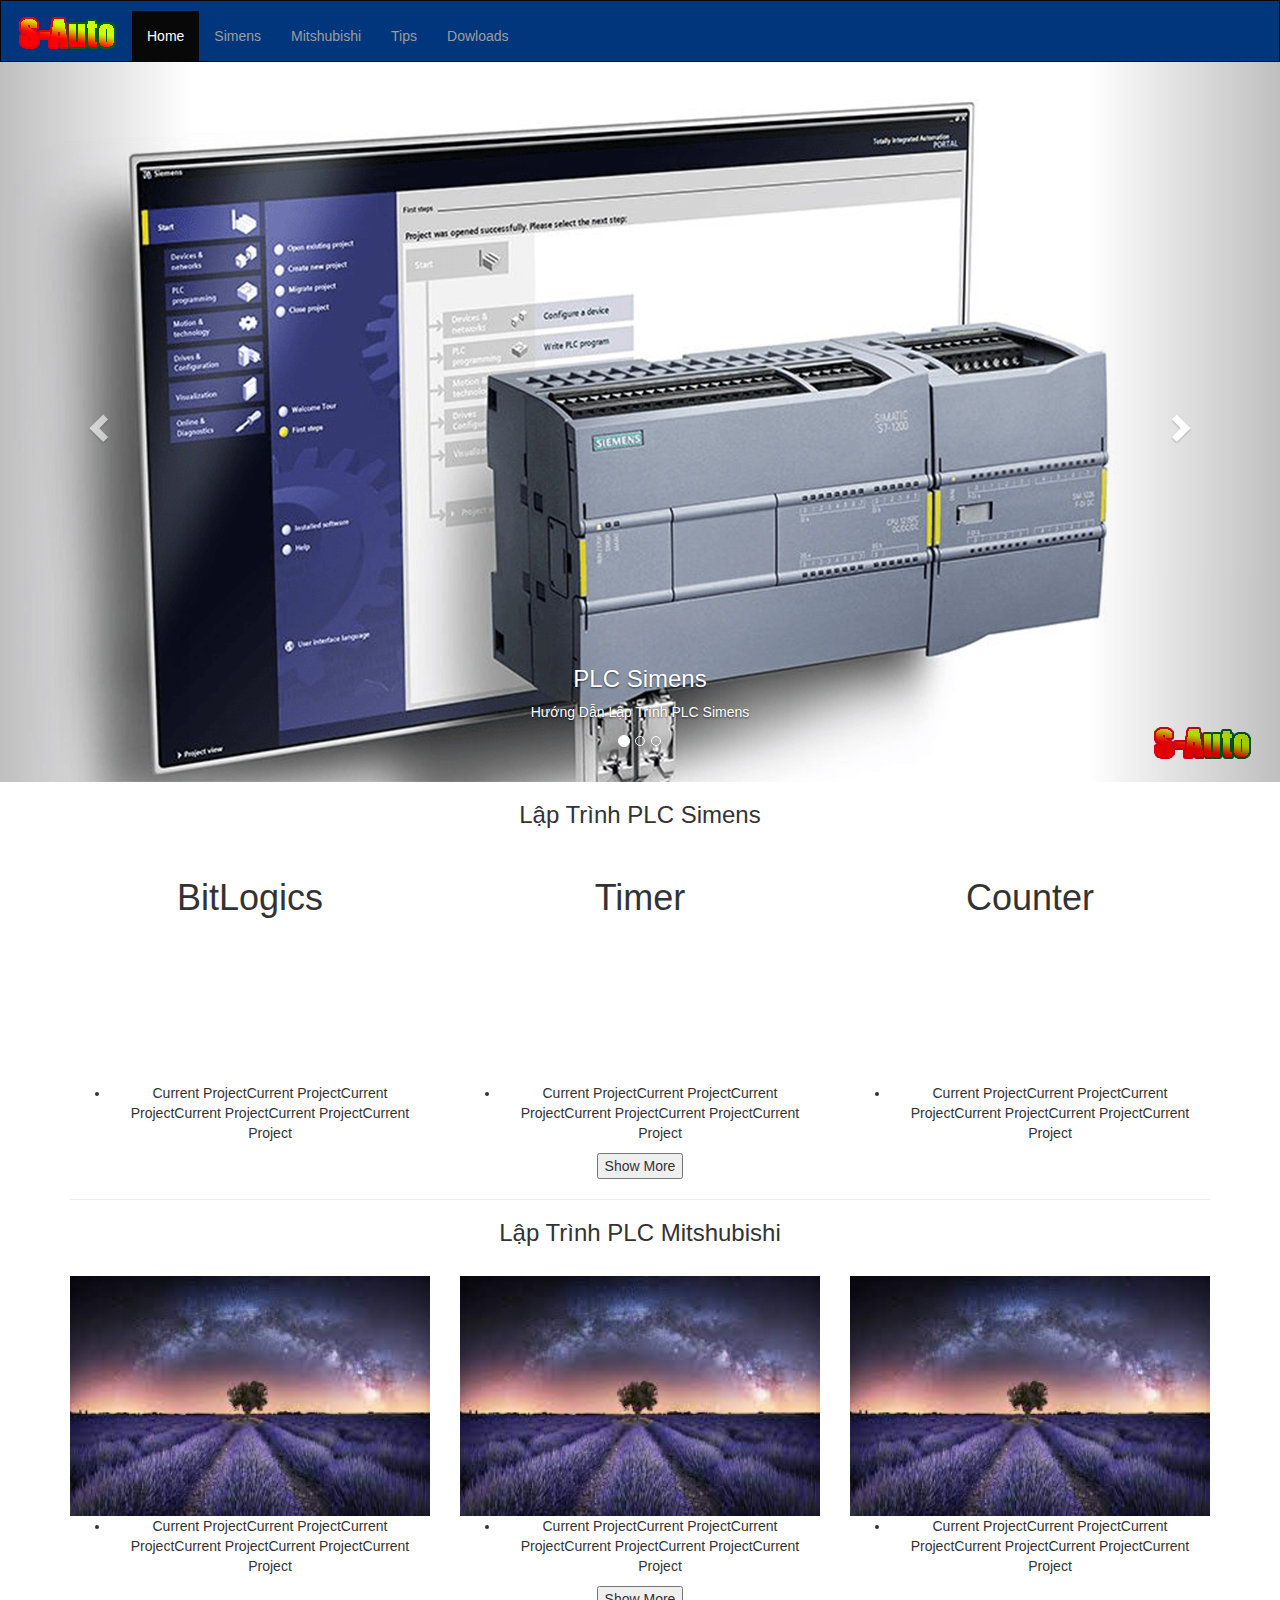
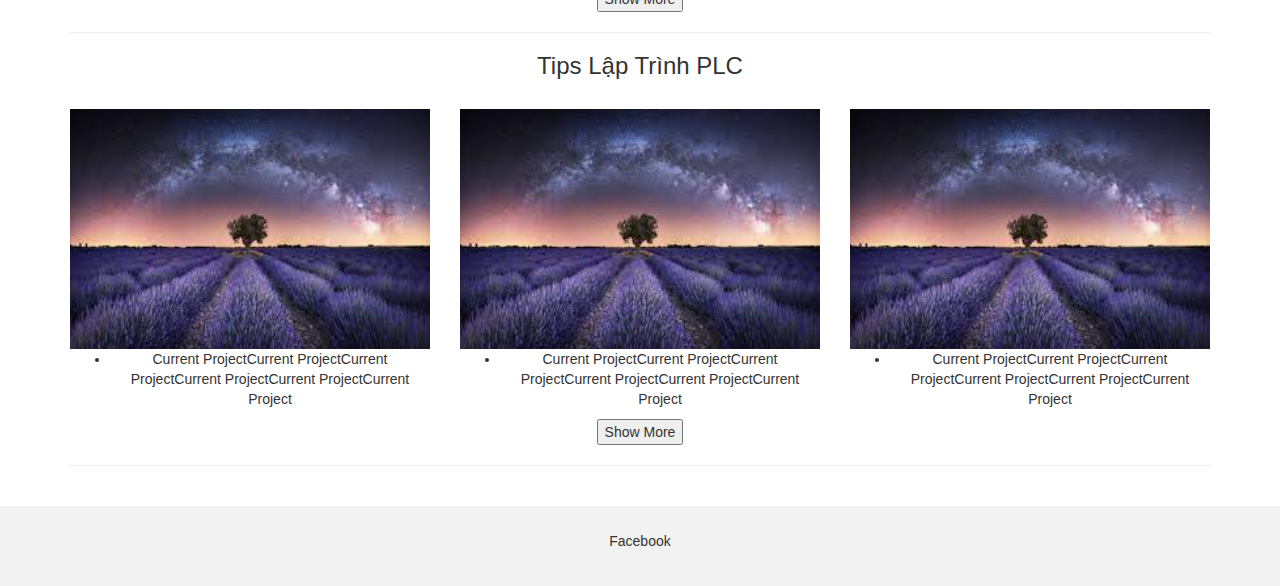
<file: MainControl/index.html>
<!DOCTYPE html>
<html lang="en">

<head>
    <script async src="https://pagead2.googlesyndication.com/pagead/js/adsbygoogle.js?client=ca-pub-4059112124844045" crossorigin="anonymous"></script>
    <script async src="https://pagead2.googlesyndication.com/pagead/js/adsbygoogle.js?client=ca-pub-4059112124844045" crossorigin="anonymous"></script>
    <title>S-Auto|Share Plc</title>
    <meta charset="utf-8">
    <meta name="viewport" content="width=device-width, initial-scale=1">
    <link rel="stylesheet" href="https://maxcdn.bootstrapcdn.com/bootstrap/3.4.1/css/bootstrap.min.css">
    <script src="https://ajax.googleapis.com/ajax/libs/jquery/3.6.0/jquery.min.js"></script>
    <script src="https://maxcdn.bootstrapcdn.com/bootstrap/3.4.1/js/bootstrap.min.js"></script>
    <link rel="stylesheet" href="css/style.css">
    <script async src="https://pagead2.googlesyndication.com/pagead/js/adsbygoogle.js?client=ca-pub-4059112124844045" crossorigin="anonymous"></script>
</head>

<body>

    <!-- Phần Header trên cùng và menu tùy chọn -->
    <nav class="navbar navbar-inverse">
        <div class="container-fluid">
            <div class="navbar-header">
                <a class="navbar-brand" href="#"><img src="images/logo.png" alt="Image"></a>
                <button type="button" class="navbar-toggle" data-toggle="collapse" data-target="#myNavbar">
        <span class="icon-bar"></span>
        <span class="icon-bar"></span>
        <span class="icon-bar"></span>
		<span class="icon-bar"></span>                   
      </button>
            </div>
            <p></p>
            <div class="collapse navbar-collapse" id="myNavbar">
                <ul class="nav navbar-nav">
                    <li class="active"><a href="#">Home</a></li>
                    <li><a href="Login/FormLogin01/index.html">Simens</a></li>
                    <li><a href="Login/FormLogin02/index.html">Mitshubishi</a></li>
                    <li><a href="Login/FormLogin03/login.html">Tips</a></li>
                    <li><a href="Login/FormLogin05/login.html">Dowloads</a></li>
                </ul>
                <!-- <ul class="nav navbar-nav navbar-right">
        <li><a href="#"><span class="glyphicon glyphicon-log-in"></span> Login</a></li>
      </ul> -->
            </div>
        </div>
    </nav>

    <!-- tạo carousel. hay là thanh trượt chuyển video  -->
    <div id="myCarousel" class="carousel slide" data-ride="carousel">
        <!-- Indicators -->
        <ol class="carousel-indicators">
            <li data-target="#myCarousel" data-slide-to="0" class="active"></li>
            <li data-target="#myCarousel" data-slide-to="1"></li>
            <li data-target="#myCarousel" data-slide-to="2"></li>
        </ol>

        <!-- Wrapper for slides -->
        <div class="carousel-inner" role="listbox">
            <div class="item active">
                <img src="images/simens.jpg" alt="Image">
                <div class="carousel-caption">
                    <h3>PLC Simens</h3>
                    <p>Hướng Dẫn Lập Trình PLC Simens</p>
                </div>
            </div>

            <div class="item">
                <img src="images/mitshubishi.jpg" alt="Image">
                <div class="carousel-caption">
                    <h3>PLC Mitshubishi</h3>
                    <p>Hướng Dẫn Lập Trình PLC</p>
                </div>
            </div>

            <div class="item">
                <img src="images/tips.jpg" alt="Image">
                <div class="carousel-caption">
                    <h3>PLC Tips</h3>
                    <p>Hướng Dẫn Lập Trình PLC</p>
                </div>
            </div>
        </div>

        <!-- Left and right controls -->
        <a class="left carousel-control" href="#myCarousel" role="button" data-slide="prev">
            <span class="glyphicon glyphicon-chevron-left" aria-hidden="true"></span>
            <span class="sr-only">Previous</span>
        </a>
        <a class="right carousel-control" href="#myCarousel" role="button" data-slide="next">
            <span class="glyphicon glyphicon-chevron-right" aria-hidden="true"></span>
            <span class="sr-only">Next</span>
        </a>
    </div>

    <div class="container text-center">
        <h3>Lập Trình PLC Simens</h3><br>
        <div class="row">
            <div class="col-sm-4">
                <h1>BitLogics</h1>
                <!-- <img src="[data-uri]" class="img-responsive" style="width:100%" alt="Image"> -->
                <iframe width="100%" height="150%" src="https://www.youtube.com/embed/Yig2Wa4-WnE" title="YouTube video player" frameborder="0" allow="accelerometer; autoplay; clipboard-write; encrypted-media; gyroscope; picture-in-picture" allowfullscreen></iframe>
                <ul>
                    <li>
                        <p>Current ProjectCurrent ProjectCurrent ProjectCurrent ProjectCurrent ProjectCurrent Project</p>
                    </li>
                </ul>
            </div>
            <div class="col-sm-4">
                <h1>Timer</h1>
                <iframe width="100%" height="150%" src="https://www.youtube.com/embed/Yig2Wa4-WnE" title="YouTube video player" frameborder="0" allow="accelerometer; autoplay; clipboard-write; encrypted-media; gyroscope; picture-in-picture" allowfullscreen></iframe>
                <ul>
                    <li>
                        <p>Current ProjectCurrent ProjectCurrent ProjectCurrent ProjectCurrent ProjectCurrent Project</p>
                    </li>
                </ul>
            </div>
            <div class="col-sm-4">
                <h1>Counter</h1>
                <iframe width="100%" height="150%" src="https://www.youtube.com/embed/Yig2Wa4-WnE" title="YouTube video player" frameborder="0" allow="accelerometer; autoplay; clipboard-write; encrypted-media; gyroscope; picture-in-picture" allowfullscreen></iframe>
                <ul>
                    <li>
                        <p>Current ProjectCurrent ProjectCurrent ProjectCurrent ProjectCurrent ProjectCurrent Project</p>
                    </li>
                </ul>
            </div>
            <!-- <div class="col-sm-4">
      <div class="well">
       <p>Some text..</p>
      </div>
      <div class="well">
       <p>Some text..</p>
      </div>
    </div> -->
        </div>
        <p><button>Show More</button></p>
        <hr width="100%" align="center" color="red" />

        <h3>Lập Trình PLC Mitshubishi</h3><br>
        <div class="row">
            <div class="col-sm-4">
                <img src="[data-uri]"
                    class="img-responsive" style="width:100%" alt="Image">
                <ul>
                    <li>
                        <p>Current ProjectCurrent ProjectCurrent ProjectCurrent ProjectCurrent ProjectCurrent Project</p>
                    </li>
                </ul>
            </div>
            <div class="col-sm-4">
                <img src="[data-uri]	"
                    class="img-responsive" style="width:100%" alt="Image">
                <ul>
                    <li>
                        <p>Current ProjectCurrent ProjectCurrent ProjectCurrent ProjectCurrent ProjectCurrent Project</p>
                    </li>
                </ul>
            </div>
            <div class="col-sm-4">
                <img src="[data-uri]	"
                    class="img-responsive" style="width:100%" alt="Image">
                <ul>
                    <li>
                        <p>Current ProjectCurrent ProjectCurrent ProjectCurrent ProjectCurrent ProjectCurrent Project</p>
                    </li>
                </ul>
            </div>
        </div>
        <p><button>Show More</button></p>
        <hr width="100%" align="center" color="red" />

        <h3>Tips Lập Trình PLC</h3><br>
        <div class="row">
            <div class="col-sm-4">
                <img src="[data-uri]"
                    class="img-responsive" style="width:100%" alt="Image">
                <ul>
                    <li>
                        <p>Current ProjectCurrent ProjectCurrent ProjectCurrent ProjectCurrent ProjectCurrent Project</p>
                    </li>
                </ul>
            </div>
            <div class="col-sm-4">
                <img src="[data-uri]	"
                    class="img-responsive" style="width:100%" alt="Image">
                <ul>
                    <li>
                        <p>Current ProjectCurrent ProjectCurrent ProjectCurrent ProjectCurrent ProjectCurrent Project</p>
                    </li>
                </ul>
            </div>
            <div class="col-sm-4">
                <img src="[data-uri]	"
                    class="img-responsive" style="width:100%" alt="Image">
                <ul>
                    <li>
                        <p>Current ProjectCurrent ProjectCurrent ProjectCurrent ProjectCurrent ProjectCurrent Project</p>
                    </li>
                </ul>
            </div>
            <!-- <div class="col-sm-4">
      <div class="well">
       <p>Some text..</p>
      </div>
      <div class="well">
       <p>Some text..</p>
      </div>
    </div> -->
        </div>
        <p><button>Show More</button></p>
        <hr width="100%" align="center" color="red" />
    </div><br>


    <footer class="container-fluid text-center">
        <p>Facebook</p>
    </footer>

</body>

</html>
</file>
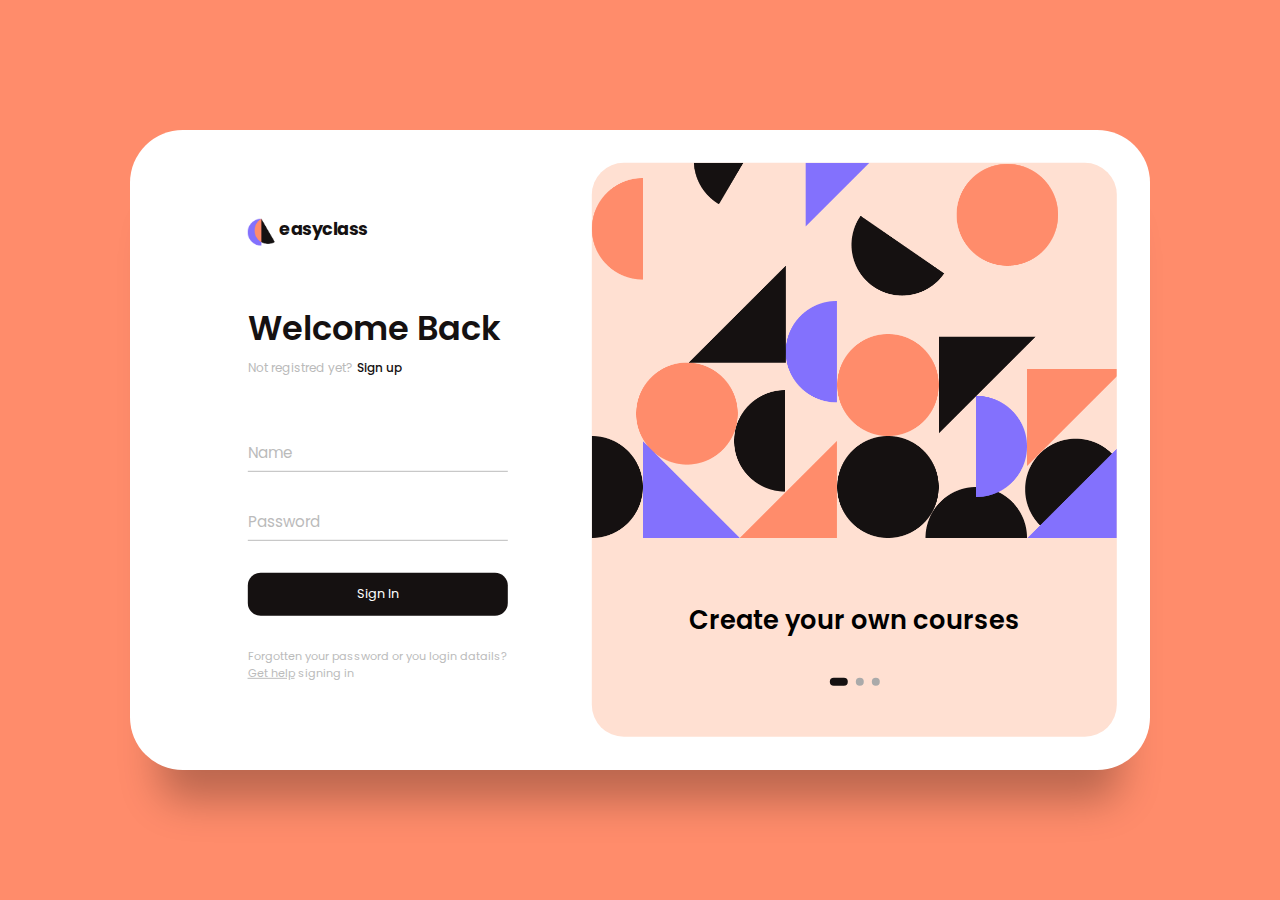
<file: Login/FormLogin01/index.html>
<!DOCTYPE html>
<html lang="en">
  <head>
    <meta charset="UTF-8" />
    <meta http-equiv="X-UA-Compatible" content="IE=edge" />
    <meta name="viewport" content="width=device-width, initial-scale=1.0" />
    <title>Sign in & Sign up Form</title>
    <link rel="stylesheet" href="style.css" />
  </head>
  <body>
    <main>
      <div class="box">
        <div class="inner-box">
          <div class="forms-wrap">
            <form action="index.html" autocomplete="off" class="sign-in-form">
              <div class="logo">
                <img src="./img/logo.png" alt="easyclass" />
                <h4>easyclass</h4>
              </div>

              <div class="heading">
                <h2>Welcome Back</h2>
                <h6>Not registred yet?</h6>
                <a href="#" class="toggle">Sign up</a>
              </div>

              <div class="actual-form">
                <div class="input-wrap">
                  <input
                    type="text"
                    minlength="4"
                    class="input-field"
                    autocomplete="off"
                    required
                  />
                  <label>Name</label>
                </div>

                <div class="input-wrap">
                  <input
                    type="password"
                    minlength="4"
                    class="input-field"
                    autocomplete="off"
                    required
                  />
                  <label>Password</label>
                </div>

                <input type="submit" value="Sign In" class="sign-btn" />

                <p class="text">
                  Forgotten your password or you login datails?
                  <a href="#">Get help</a> signing in
                </p>
              </div>
            </form>

            <form action="index.html" autocomplete="off" class="sign-up-form">
              <div class="logo">
                <img src="./img/logo.png" alt="easyclass" />
                <h4>easyclass</h4>
              </div>

              <div class="heading">
                <h2>Get Started</h2>
                <h6>Already have an account?</h6>
                <a href="#" class="toggle">Sign in</a>
              </div>

              <div class="actual-form">
                <div class="input-wrap">
                  <input
                    type="text"
                    minlength="4"
                    class="input-field"
                    autocomplete="off"
                    required
                  />
                  <label>Name</label>
                </div>

                <div class="input-wrap">
                  <input
                    type="email"
                    class="input-field"
                    autocomplete="off"
                    required
                  />
                  <label>Email</label>
                </div>

                <div class="input-wrap">
                  <input
                    type="password"
                    minlength="4"
                    class="input-field"
                    autocomplete="off"
                    required
                  />
                  <label>Password</label>
                </div>

                <input type="submit" value="Sign Up" class="sign-btn" />

                <p class="text">
                  By signing up, I agree to the
                  <a href="#">Terms of Services</a> and
                  <a href="#">Privacy Policy</a>
                </p>
              </div>
            </form>
          </div>

          <div class="carousel">
            <div class="images-wrapper">
              <img src="./img/image1.png" class="image img-1 show" alt="" />
              <img src="./img/image2.png" class="image img-2" alt="" />
              <img src="./img/image3.png" class="image img-3" alt="" />
            </div>

            <div class="text-slider">
              <div class="text-wrap">
                <div class="text-group">
                  <h2>Create your own courses</h2>
                  <h2>Customize as you like</h2>
                  <h2>Invite students to your class</h2>
                </div>
              </div>

              <div class="bullets">
                <span class="active" data-value="1"></span>
                <span data-value="2"></span>
                <span data-value="3"></span>
              </div>
            </div>
          </div>
        </div>
      </div>
    </main>

    <!-- Javascript file -->

    <script src="app.js"></script>
  </body>
</html>
</file>
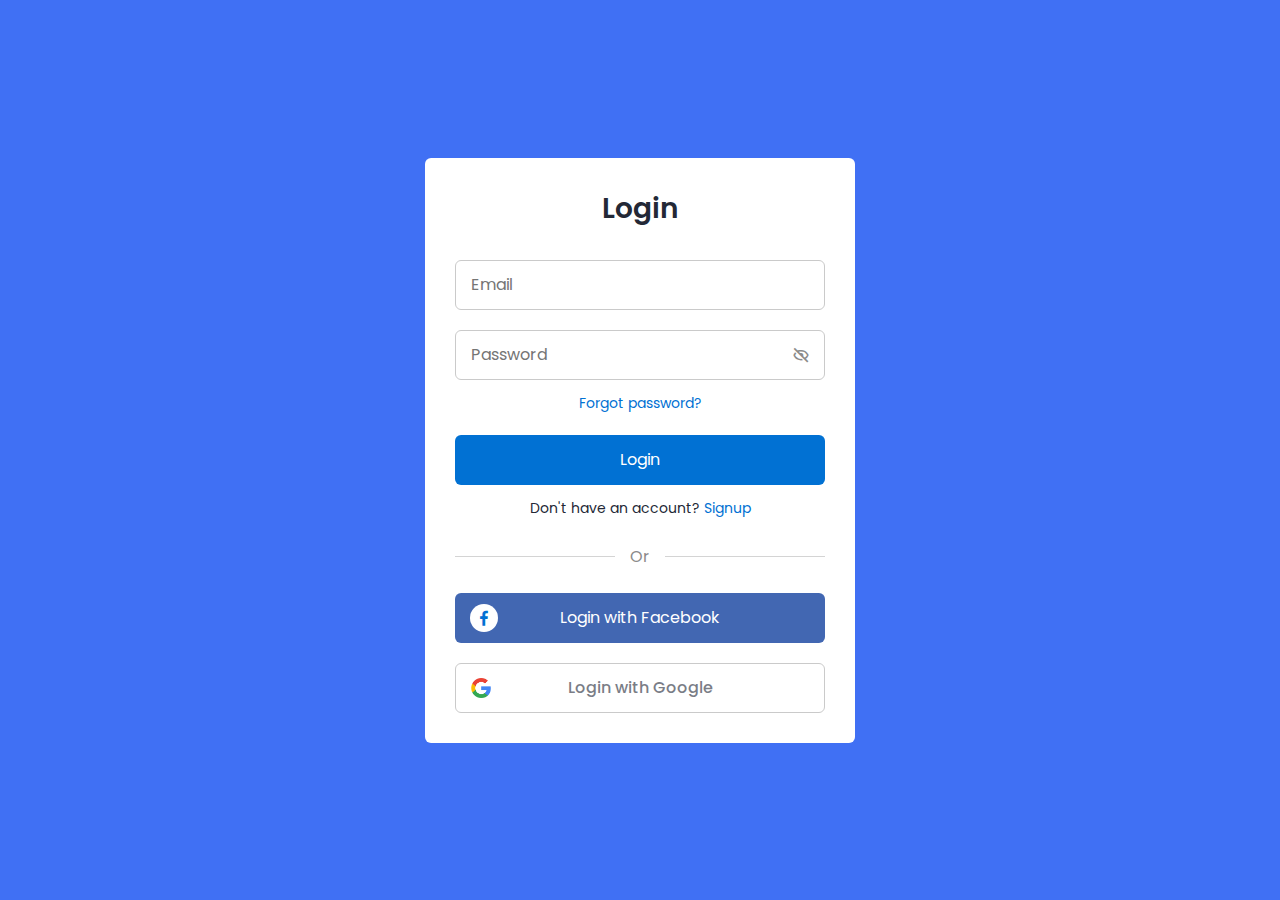
<file: Login/FormLogin02/index.html>
<!DOCTYPE html>
<!-- Coding by CodingLab | www.codinglabweb.com-->
    <html lang="en">
    <head>
        <meta charset="UTF-8">
        <meta http-equiv="X-UA-Compatible" content="IE=edge">
        <meta name="viewport" content="width=device-width, initial-scale=1.0">
        <title> Responsive Login and Signup Form </title>

        <!-- CSS -->
        <link rel="stylesheet" href="css/style.css">
                
        <!-- Boxicons CSS -->
        <link href='https://unpkg.com/boxicons@2.1.2/css/boxicons.min.css' rel='stylesheet'>
                        
    </head>
    <body>
        <section class="container forms">
            <div class="form login">
                <div class="form-content">
                    <header>Login</header>
                    <form action="#">
                        <div class="field input-field">
                            <input type="email" placeholder="Email" class="input">
                        </div>

                        <div class="field input-field">
                            <input type="password" placeholder="Password" class="password">
                            <i class='bx bx-hide eye-icon'></i>
                        </div>

                        <div class="form-link">
                            <a href="#" class="forgot-pass">Forgot password?</a>
                        </div>

                        <div class="field button-field">
                            <button>Login</button>
                        </div>
                    </form>

                    <div class="form-link">
                        <span>Don't have an account? <a href="#" class="link signup-link">Signup</a></span>
                    </div>
                </div>

                <div class="line"></div>

                <div class="media-options">
                    <a href="#" class="field facebook">
                        <i class='bx bxl-facebook facebook-icon'></i>
                        <span>Login with Facebook</span>
                    </a>
                </div>

                <div class="media-options">
                    <a href="#" class="field google">
                        <img src="images/google.png" alt="" class="google-img">
                        <span>Login with Google</span>
                    </a>
                </div>

            </div>

            <!-- Signup Form -->

            <div class="form signup">
                <div class="form-content">
                    <header>Signup</header>
                    <form action="#">
                        <div class="field input-field">
                            <input type="email" placeholder="Email" class="input">
                        </div>

                        <div class="field input-field">
                            <input type="password" placeholder="Create password" class="password">
                        </div>

                        <div class="field input-field">
                            <input type="password" placeholder="Confirm password" class="password">
                            <i class='bx bx-hide eye-icon'></i>
                        </div>

                        <div class="field button-field">
                            <button>Signup</button>
                        </div>
                    </form>

                    <div class="form-link">
                        <span>Already have an account? <a href="#" class="link login-link">Login</a></span>
                    </div>
                </div>

                <div class="line"></div>

                <div class="media-options">
                    <a href="#" class="field facebook">
                        <i class='bx bxl-facebook facebook-icon'></i>
                        <span>Login with Facebook</span>
                    </a>
                </div>

                <div class="media-options">
                    <a href="#" class="field google">
                        <img src="images/google.png" alt="" class="google-img">
                        <span>Login with Google</span>
                    </a>
                </div>

            </div>
        </section>

        <!-- JavaScript -->
        <script src="js/script.js"></script>
    </body>
</html>
</file>
<file: MainControl/css/style.css>
/* Remove the navbar's default margin-bottom and rounded borders */ 
.navbar {
	margin-bottom: 0;
	border-radius: 0;
	background-color: rgb(1, 54, 124);
}
  
  /* Add a gray background color and some padding to the footer */
footer {
	background-color: #f2f2f2;
	padding: 25px;
}
  
.carousel-inner img {
	width: 100%; /* Set width to 100% */
	margin: auto;
	min-height:86px;
}

/* Hide the carousel text when the screen is less than 600 pixels wide */
@media (max-width: 80px) {
  .carousel-caption {
	display: none; 
  }
}
</file>
<file: Login/FormLogin01/style.css>
@import url("https://fonts.googleapis.com/css2?family=Poppins:wght@200;300;400;500;600;700;800&display=swap");

*,
*::before,
*::after {
  padding: 0;
  margin: 0;
  box-sizing: border-box;
}

body,
input {
  font-family: "Poppins", sans-serif;
}

main {
  width: 100%;
  min-height: 100vh;
  overflow: hidden;
  background-color: #ff8c6b;
  padding: 2rem;
  display: flex;
  align-items: center;
  justify-content: center;
}

.box {
  position: relative;
  width: 100%;
  max-width: 1020px;
  height: 640px;
  background-color: #fff;
  border-radius: 3.3rem;
  box-shadow: 0 60px 40px -30px rgba(0, 0, 0, 0.27);
}

.inner-box {
  position: absolute;
  width: calc(100% - 4.1rem);
  height: calc(100% - 4.1rem);
  top: 50%;
  left: 50%;
  transform: translate(-50%, -50%);
}

.forms-wrap {
  position: absolute;
  height: 100%;
  width: 45%;
  top: 0;
  left: 0;
  display: grid;
  grid-template-columns: 1fr;
  grid-template-rows: 1fr;
  transition: 0.8s ease-in-out;
}

form {
  max-width: 260px;
  width: 100%;
  margin: 0 auto;
  height: 100%;
  display: flex;
  flex-direction: column;
  justify-content: space-evenly;
  grid-column: 1 / 2;
  grid-row: 1 / 2;
  transition: opacity 0.02s 0.4s;
}

form.sign-up-form {
  opacity: 0;
  pointer-events: none;
}

.logo {
  display: flex;
  align-items: center;
}

.logo img {
  width: 27px;
  margin-right: 0.3rem;
}

.logo h4 {
  font-size: 1.1rem;
  margin-top: -9px;
  letter-spacing: -0.5px;
  color: #151111;
}

.heading h2 {
  font-size: 2.1rem;
  font-weight: 600;
  color: #151111;
}

.heading h6 {
  color: #bababa;
  font-weight: 400;
  font-size: 0.75rem;
  display: inline;
}

.toggle {
  color: #151111;
  text-decoration: none;
  font-size: 0.75rem;
  font-weight: 500;
  transition: 0.3s;
}

.toggle:hover {
  color: #8371fd;
}

.input-wrap {
  position: relative;
  height: 37px;
  margin-bottom: 2rem;
}

.input-field {
  position: absolute;
  width: 100%;
  height: 100%;
  background: none;
  border: none;
  outline: none;
  border-bottom: 1px solid #bbb;
  padding: 0;
  font-size: 0.95rem;
  color: #151111;
  transition: 0.4s;
}

label {
  position: absolute;
  left: 0;
  top: 50%;
  transform: translateY(-50%);
  font-size: 0.95rem;
  color: #bbb;
  pointer-events: none;
  transition: 0.4s;
}

.input-field.active {
  border-bottom-color: #151111;
}

.input-field.active + label {
  font-size: 0.75rem;
  top: -2px;
}

.sign-btn {
  display: inline-block;
  width: 100%;
  height: 43px;
  background-color: #151111;
  color: #fff;
  border: none;
  cursor: pointer;
  border-radius: 0.8rem;
  font-size: 0.8rem;
  margin-bottom: 2rem;
  transition: 0.3s;
}

.sign-btn:hover {
  background-color: #8371fd;
}

.text {
  color: #bbb;
  font-size: 0.7rem;
}

.text a {
  color: #bbb;
  transition: 0.3s;
}

.text a:hover {
  color: #8371fd;
}

main.sign-up-mode form.sign-in-form {
  opacity: 0;
  pointer-events: none;
}

main.sign-up-mode form.sign-up-form {
  opacity: 1;
  pointer-events: all;
}

main.sign-up-mode .forms-wrap {
  left: 55%;
}

main.sign-up-mode .carousel {
  left: 0%;
}

.carousel {
  position: absolute;
  height: 100%;
  width: 55%;
  left: 45%;
  top: 0;
  background-color: #ffe0d2;
  border-radius: 2rem;
  display: grid;
  grid-template-rows: auto 1fr;
  padding-bottom: 2rem;
  overflow: hidden;
  transition: 0.8s ease-in-out;
}

.images-wrapper {
  display: grid;
  grid-template-columns: 1fr;
  grid-template-rows: 1fr;
}

.image {
  width: 100%;
  grid-column: 1/2;
  grid-row: 1/2;
  opacity: 0;
  transition: opacity 0.3s, transform 0.5s;
}

.img-1 {
  transform: translate(0, -50px);
}

.img-2 {
  transform: scale(0.4, 0.5);
}

.img-3 {
  transform: scale(0.3) rotate(-20deg);
}

.image.show {
  opacity: 1;
  transform: none;
}

.text-slider {
  display: flex;
  align-items: center;
  justify-content: center;
  flex-direction: column;
}

.text-wrap {
  max-height: 2.2rem;
  overflow: hidden;
  margin-bottom: 2.5rem;
}

.text-group {
  display: flex;
  flex-direction: column;
  text-align: center;
  transform: translateY(0);
  transition: 0.5s;
}

.text-group h2 {
  line-height: 2.2rem;
  font-weight: 600;
  font-size: 1.6rem;
}

.bullets {
  display: flex;
  align-items: center;
  justify-content: center;
}

.bullets span {
  display: block;
  width: 0.5rem;
  height: 0.5rem;
  background-color: #aaa;
  margin: 0 0.25rem;
  border-radius: 50%;
  cursor: pointer;
  transition: 0.3s;
}

.bullets span.active {
  width: 1.1rem;
  background-color: #151111;
  border-radius: 1rem;
}

@media (max-width: 850px) {
  .box {
    height: auto;
    max-width: 550px;
    overflow: hidden;
  }

  .inner-box {
    position: static;
    transform: none;
    width: revert;
    height: revert;
    padding: 2rem;
  }

  .forms-wrap {
    position: revert;
    width: 100%;
    height: auto;
  }

  form {
    max-width: revert;
    padding: 1.5rem 2.5rem 2rem;
    transition: transform 0.8s ease-in-out, opacity 0.45s linear;
  }

  .heading {
    margin: 2rem 0;
  }

  form.sign-up-form {
    transform: translateX(100%);
  }

  main.sign-up-mode form.sign-in-form {
    transform: translateX(-100%);
  }

  main.sign-up-mode form.sign-up-form {
    transform: translateX(0%);
  }

  .carousel {
    position: revert;
    height: auto;
    width: 100%;
    padding: 3rem 2rem;
    display: flex;
  }

  .images-wrapper {
    display: none;
  }

  .text-slider {
    width: 100%;
  }
}

@media (max-width: 530px) {
  main {
    padding: 1rem;
  }

  .box {
    border-radius: 2rem;
  }

  .inner-box {
    padding: 1rem;
  }

  .carousel {
    padding: 1.5rem 1rem;
    border-radius: 1.6rem;
  }

  .text-wrap {
    margin-bottom: 1rem;
  }

  .text-group h2 {
    font-size: 1.2rem;
  }

  form {
    padding: 1rem 2rem 1.5rem;
  }
}
</file>
<file: Login/FormLogin02/css/style.css>
/* Google Fonts - Poppins */
@import url('https://fonts.googleapis.com/css2?family=Poppins:wght@300;400;500;600&display=swap');

*{
    margin: 0;
    padding: 0;
    box-sizing: border-box;
    font-family: 'Poppins', sans-serif;
}
.container{
    height: 100vh;
    width: 100%;
    display: flex;
    align-items: center;
    justify-content: center;
    background-color: #4070f4;
    column-gap: 30px;
}
.form{
    position: absolute;
    max-width: 430px;
    width: 100%;
    padding: 30px;
    border-radius: 6px;
    background: #FFF;
}
.form.signup{
    opacity: 0;
    pointer-events: none;
}
.forms.show-signup .form.signup{
    opacity: 1;
    pointer-events: auto;
}
.forms.show-signup .form.login{
    opacity: 0;
    pointer-events: none;
}
header{
    font-size: 28px;
    font-weight: 600;
    color: #232836;
    text-align: center;
}
form{
    margin-top: 30px;
}
.form .field{
    position: relative;
    height: 50px;
    width: 100%;
    margin-top: 20px;
    border-radius: 6px;
}
.field input,
.field button{
    height: 100%;
    width: 100%;
    border: none;
    font-size: 16px;
    font-weight: 400;
    border-radius: 6px;
}
.field input{
    outline: none;
    padding: 0 15px;
    border: 1px solid#CACACA;
}
.field input:focus{
    border-bottom-width: 2px;
}
.eye-icon{
    position: absolute;
    top: 50%;
    right: 10px;
    transform: translateY(-50%);
    font-size: 18px;
    color: #8b8b8b;
    cursor: pointer;
    padding: 5px;
}
.field button{
    color: #fff;
    background-color: #0171d3;
    transition: all 0.3s ease;
    cursor: pointer;
}
.field button:hover{
    background-color: #016dcb;
}
.form-link{
    text-align: center;
    margin-top: 10px;
}
.form-link span,
.form-link a{
    font-size: 14px;
    font-weight: 400;
    color: #232836;
}
.form a{
    color: #0171d3;
    text-decoration: none;
}
.form-content a:hover{
    text-decoration: underline;
}
.line{
    position: relative;
    height: 1px;
    width: 100%;
    margin: 36px 0;
    background-color: #d4d4d4;
}
.line::before{
    content: 'Or';
    position: absolute;
    top: 50%;
    left: 50%;
    transform: translate(-50%, -50%);
    background-color: #FFF;
    color: #8b8b8b;
    padding: 0 15px;
}
.media-options a{
    display: flex;
    align-items: center;
    justify-content: center;
}
a.facebook{
    color: #fff;
    background-color: #4267b2;
}
a.facebook .facebook-icon{
    height: 28px;
    width: 28px;
    color: #0171d3;
    font-size: 20px;
    border-radius: 50%;
    display: flex;
    align-items: center;
    justify-content: center;
    background-color: #fff;
}
.facebook-icon,
img.google-img{
    position: absolute;
    top: 50%;
    left: 15px;
    transform: translateY(-50%);
}
img.google-img{
    height: 20px;
    width: 20px;
    object-fit: cover;
}
a.google{
    border: 1px solid #CACACA;
}
a.google span{
    font-weight: 500;
    opacity: 0.6;
    color: #232836;
}

@media screen and (max-width: 400px) {
    .form{
        padding: 20px 10px;
    }
    
}
</file>
